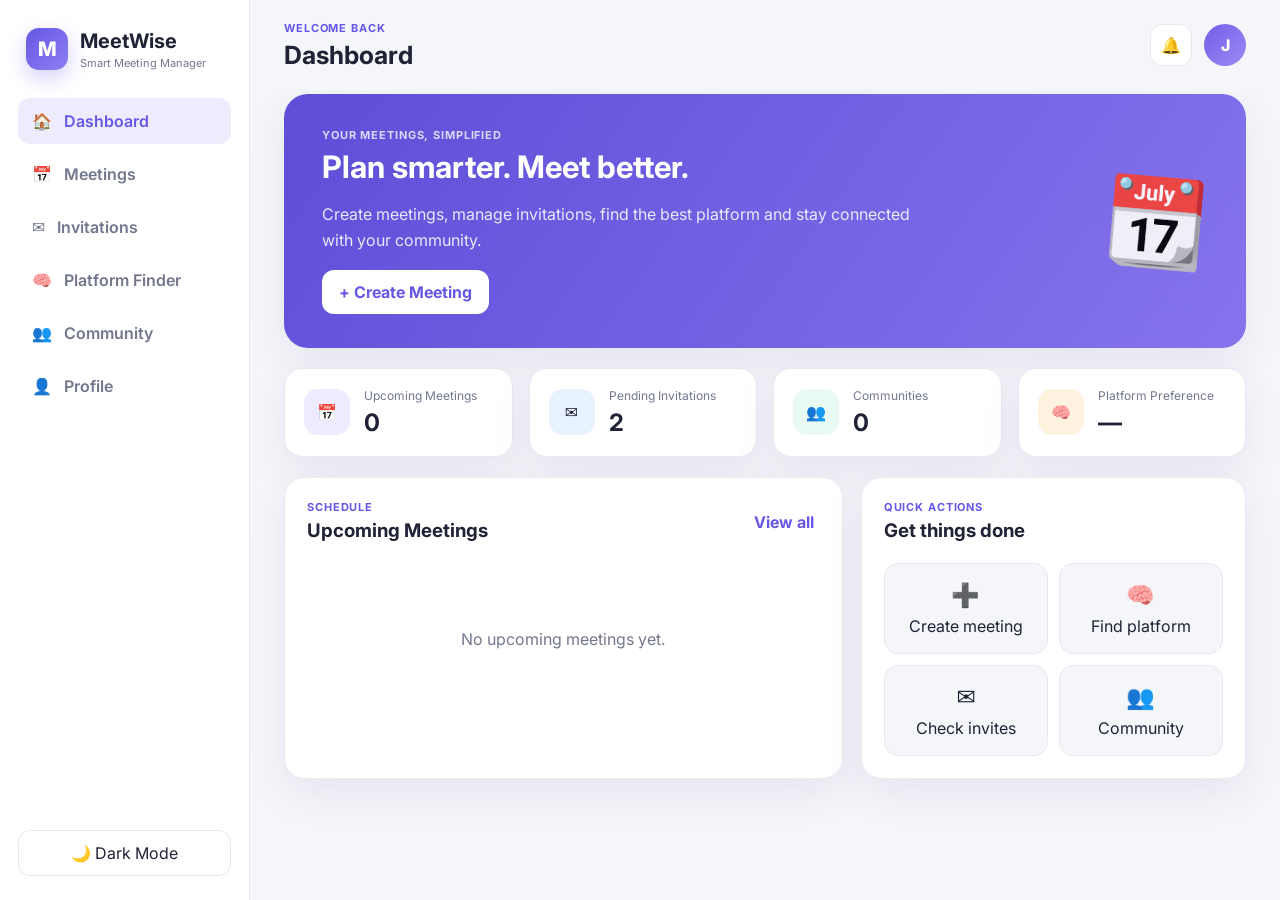
<file: index.html>
<!DOCTYPE html>
<html lang="en">
<head>
  <meta charset="UTF-8">
  <meta name="viewport" content="width=device-width, initial-scale=1.0">
  <title>MeetWise - Smart Meeting Manager</title>
  <link rel="stylesheet" href="style.css">
</head>
<body>
  <aside class="sidebar">
    <div class="brand">
      <div class="brand-icon">M</div>
      <div>
        <h1>MeetWise</h1>
        <p>Smart Meeting Manager</p>
      </div>
    </div>

    <nav>
      <button class="nav-btn active" data-page="dashboard">🏠 <span>Dashboard</span></button>
      <button class="nav-btn" data-page="meetings">📅 <span>Meetings</span></button>
      <button class="nav-btn" data-page="invitations">✉️ <span>Invitations</span></button>
      <button class="nav-btn" data-page="recommend">🧠 <span>Platform Finder</span></button>
      <button class="nav-btn" data-page="community">👥 <span>Community</span></button>
      <button class="nav-btn" data-page="profile">👤 <span>Profile</span></button>
    </nav>

    <div class="sidebar-footer">
      <button id="themeToggle" class="ghost-btn">🌙 Dark Mode</button>
    </div>
  </aside>

  <main class="main">
    <header class="topbar">
      <div>
        <p class="eyebrow">Welcome back</p>
        <h2 id="pageTitle">Dashboard</h2>
      </div>
      <div class="top-actions">
        <button class="icon-btn" id="notificationBtn" title="Notifications">🔔</button>
        <div class="avatar" id="headerAvatar">J</div>
      </div>
    </header>

    <!-- DASHBOARD -->
    <section class="page active" id="dashboard">
      <div class="hero-card">
        <div>
          <p class="eyebrow">Your meetings, simplified</p>
          <h2>Plan smarter. Meet better.</h2>
          <p>Create meetings, manage invitations, find the best platform and stay connected with your community.</p>
          <button class="primary-btn" data-jump="meetings">+ Create Meeting</button>
        </div>
        <div class="hero-illustration">📆</div>
      </div>

      <div class="stats-grid">
        <article class="stat-card">
          <div class="stat-icon purple">📅</div>
          <div><p>Upcoming Meetings</p><h3 id="statMeetings">0</h3></div>
        </article>
        <article class="stat-card">
          <div class="stat-icon blue">✉️</div>
          <div><p>Pending Invitations</p><h3 id="statInvites">0</h3></div>
        </article>
        <article class="stat-card">
          <div class="stat-icon green">👥</div>
          <div><p>Communities</p><h3 id="statCommunities">0</h3></div>
        </article>
        <article class="stat-card">
          <div class="stat-icon orange">🧠</div>
          <div><p>Platform Preference</p><h3 id="statPlatform">—</h3></div>
        </article>
      </div>

      <div class="two-column">
        <section class="panel">
          <div class="panel-heading">
            <div><p class="eyebrow">Schedule</p><h3>Upcoming Meetings</h3></div>
            <button class="text-btn" data-jump="meetings">View all</button>
          </div>
          <div id="dashboardMeetings" class="list-container empty-state">No upcoming meetings yet.</div>
        </section>

        <section class="panel">
          <div class="panel-heading">
            <div><p class="eyebrow">Quick actions</p><h3>Get things done</h3></div>
          </div>
          <div class="quick-grid">
            <button class="quick-action" data-jump="meetings"><span>➕</span>Create meeting</button>
            <button class="quick-action" data-jump="recommend"><span>🧠</span>Find platform</button>
            <button class="quick-action" data-jump="invitations"><span>✉️</span>Check invites</button>
            <button class="quick-action" data-jump="community"><span>👥</span>Community</button>
          </div>
        </section>
      </div>
    </section>

    <!-- MEETINGS -->
    <section class="page" id="meetings">
      <div class="section-bar">
        <div>
          <p class="eyebrow">Meeting management</p>
          <h3>Create & manage meetings</h3>
        </div>
        <button class="primary-btn" id="openMeetingModal">+ New Meeting</button>
      </div>

      <div class="filter-row">
        <input id="meetingSearch" class="search-input" type="search" placeholder="Search meetings...">
        <select id="meetingFilter">
          <option value="all">All meetings</option>
          <option value="upcoming">Upcoming</option>
          <option value="completed">Completed</option>
        </select>
      </div>

      <div id="meetingCards" class="card-grid"></div>
    </section>

    <!-- INVITATIONS -->
    <section class="page" id="invitations">
      <div class="section-bar">
        <div>
          <p class="eyebrow">Meeting responses</p>
          <h3>Your invitations</h3>
        </div>
      </div>

      <div class="tabs">
        <button class="tab active" data-invite-filter="pending">Pending</button>
        <button class="tab" data-invite-filter="accepted">Accepted</button>
        <button class="tab" data-invite-filter="declined">Declined</button>
      </div>

      <div id="invitationList" class="stack-list"></div>
    </section>

    <!-- RECOMMENDER -->
    <section class="page" id="recommend">
      <div class="recommend-layout">
        <div class="panel recommender-panel">
          <p class="eyebrow">Smart recommendation</p>
          <h3>Which meeting platform suits you?</h3>
          <p class="muted">Answer four quick questions and MeetWise will suggest a platform.</p>

          <form id="platformForm" class="questionnaire">
            <label>
              Number of participants
              <select name="participants" required>
                <option value="">Choose...</option>
                <option value="small">2 - 10</option>
                <option value="medium">11 - 50</option>
                <option value="large">51+</option>
              </select>
            </label>

            <label>
              Main purpose
              <select name="purpose" required>
                <option value="">Choose...</option>
                <option value="casual">Casual / student discussion</option>
                <option value="presentation">Presentation / class</option>
                <option value="professional">Professional / formal meeting</option>
              </select>
            </label>

            <label>
              Most important feature
              <select name="feature" required>
                <option value="">Choose...</option>
                <option value="easy">Easy to join</option>
                <option value="recording">Recording</option>
                <option value="collaboration">Collaboration tools</option>
              </select>
            </label>

            <label>
              Expected duration
              <select name="duration" required>
                <option value="">Choose...</option>
                <option value="short">Under 40 minutes</option>
                <option value="medium">40 - 60 minutes</option>
                <option value="long">More than 60 minutes</option>
              </select>
            </label>

            <button class="primary-btn" type="submit">Get Recommendation</button>
          </form>
        </div>

        <div id="recommendationResult" class="recommend-result">
          <div class="result-placeholder">🧠</div>
          <h3>Your recommendation will appear here</h3>
          <p>We compare ease of use, collaboration, participant size and meeting style.</p>
        </div>
      </div>
    </section>

    <!-- COMMUNITY -->
    <section class="page" id="community">
      <div class="section-bar">
        <div>
          <p class="eyebrow">Social space</p>
          <h3>Your communities</h3>
        </div>
        <button class="primary-btn" id="openCommunityModal">+ Create Community</button>
      </div>

      <div class="suggestion-banner">
        <div>
          <p class="eyebrow">Suggested for you</p>
          <h3>Study Circle</h3>
          <p>You frequently meet with the same classmates. Create a community to organize meetings and events together.</p>
        </div>
        <button class="secondary-btn" id="joinSuggested">Join Community</button>
      </div>

      <div id="communityCards" class="card-grid"></div>
    </section>

    <!-- PROFILE -->
    <section class="page" id="profile">
      <div class="profile-layout">
        <section class="panel profile-card">
          <div class="large-avatar" id="profileAvatar">J</div>
          <h3 id="profileDisplayName">Jessa</h3>
          <p class="muted">MeetWise member</p>
          <div class="mini-stats">
            <div><strong id="profileMeetingCount">0</strong><span>Meetings</span></div>
            <div><strong id="profileCommunityCount">0</strong><span>Communities</span></div>
          </div>
        </section>

        <section class="panel">
          <p class="eyebrow">Account</p>
          <h3>Personalize your profile</h3>
          <form id="profileForm" class="profile-form">
            <label>Name<input type="text" name="name" required></label>
            <label>Email<input type="email" name="email" required></label>
            <label>Department<input type="text" name="department" placeholder="Computer Science"></label>
            <label>Preferred platform
              <select name="platform">
                <option value="">No preference</option>
                <option>Google Meet</option>
                <option>Zoom</option>
                <option>Microsoft Teams</option>
              </select>
            </label>
            <label class="check-row"><input type="checkbox" name="notifications"> Enable notifications</label>
            <button class="primary-btn" type="submit">Save Changes</button>
          </form>
        </section>
      </div>
    </section>
  </main>

  <!-- Meeting Modal -->
  <div class="modal-backdrop" id="meetingModal">
    <div class="modal">
      <div class="modal-head">
        <div><p class="eyebrow">Schedule</p><h3 id="meetingModalTitle">Create meeting</h3></div>
        <button class="close-btn" data-close="meetingModal">×</button>
      </div>

      <form id="meetingForm">
        <input type="hidden" name="id">
        <label>Meeting title<input type="text" name="title" placeholder="Project discussion" required></label>
        <div class="form-two">
          <label>Date<input type="date" name="date" required></label>
          <label>Time<input type="time" name="time" required></label>
        </div>
        <div class="form-two">
          <label>Duration
            <select name="duration">
              <option>30 minutes</option>
              <option>45 minutes</option>
              <option>1 hour</option>
              <option>1.5 hours</option>
              <option>2 hours</option>
            </select>
          </label>
          <label>Platform
            <select name="platform">
              <option>Google Meet</option>
              <option>Zoom</option>
              <option>Microsoft Teams</option>
              <option>In person</option>
            </select>
          </label>
        </div>
        <label>Participants (comma separated)<input type="text" name="participants" placeholder="Alex, Maya, Rahul"></label>
        <label>Description<textarea name="description" rows="3" placeholder="What is this meeting about?"></textarea></label>
        <button class="primary-btn full" type="submit">Save Meeting</button>
      </form>
    </div>
  </div>

  <!-- Community Modal -->
  <div class="modal-backdrop" id="communityModal">
    <div class="modal">
      <div class="modal-head">
        <div><p class="eyebrow">Connect</p><h3>Create community</h3></div>
        <button class="close-btn" data-close="communityModal">×</button>
      </div>
      <form id="communityForm">
        <label>Community name<input name="name" type="text" placeholder="Project Team" required></label>
        <label>Description<textarea name="description" rows="3" placeholder="What is this community for?"></textarea></label>
        <label>Next event<input name="event" type="text" placeholder="Friday study session"></label>
        <button class="primary-btn full" type="submit">Create Community</button>
      </form>
    </div>
  </div>

  <div class="toast" id="toast"></div>
  <script src="script.js"></script>
</body>
</html>
</file>
<file: style.css>
@import url('https://fonts.googleapis.com/css2?family=Inter:wght@400;500;600;700;800&display=swap');

:root {
  --primary: #6757e5;
  --primary-dark: #5042c7;
  --bg: #f5f6fa;
  --card: #ffffff;
  --text: #202235;
  --muted: #73778e;
  --border: #e8e9f0;
  --shadow: 0 14px 40px rgba(53, 47, 116, .08);
  --sidebar: #ffffff;
  --success: #2fba7a;
  --danger: #e45b67;
  --warning: #efaa44;
}

body.dark {
  --bg: #11121a;
  --card: #191b26;
  --text: #f4f4f8;
  --muted: #a3a7b8;
  --border: #2b2e3b;
  --sidebar: #151721;
  --shadow: 0 14px 40px rgba(0,0,0,.22);
}

* { box-sizing: border-box; }
html { scroll-behavior: smooth; }
body {
  margin: 0;
  font-family: Inter, system-ui, sans-serif;
  background: var(--bg);
  color: var(--text);
  transition: .25s;
}
button, input, select, textarea { font: inherit; }
button { cursor: pointer; }
input, select, textarea {
  width: 100%;
  border: 1px solid var(--border);
  background: var(--card);
  color: var(--text);
  border-radius: 12px;
  padding: 12px 13px;
  outline: none;
}
input:focus, select:focus, textarea:focus { border-color: var(--primary); box-shadow: 0 0 0 3px rgba(103,87,229,.12); }

.sidebar {
  width: 250px;
  position: fixed;
  inset: 0 auto 0 0;
  background: var(--sidebar);
  border-right: 1px solid var(--border);
  padding: 24px 18px;
  display: flex;
  flex-direction: column;
  z-index: 10;
}
.brand { display: flex; gap: 12px; align-items: center; padding: 4px 8px 28px; }
.brand-icon {
  width: 42px; height: 42px; border-radius: 13px;
  display: grid; place-items: center;
  background: linear-gradient(135deg, var(--primary), #8d7ff3);
  color: #fff; font-weight: 800; font-size: 20px;
  box-shadow: 0 8px 20px rgba(103,87,229,.28);
}
.brand h1 { margin: 0; font-size: 20px; }
.brand p { margin: 3px 0 0; color: var(--muted); font-size: 11px; }
nav { display: grid; gap: 7px; }
.nav-btn {
  border: 0; background: transparent; color: var(--muted);
  padding: 13px 14px; border-radius: 12px; text-align: left;
  display: flex; gap: 12px; align-items: center; font-weight: 600;
}
.nav-btn:hover, .nav-btn.active { background: rgba(103,87,229,.11); color: var(--primary); }
.sidebar-footer { margin-top: auto; }
.ghost-btn {
  width: 100%; padding: 12px; border: 1px solid var(--border);
  background: transparent; color: var(--text); border-radius: 12px;
}

.main { margin-left: 250px; min-height: 100vh; }
.topbar {
  min-height: 90px; padding: 20px 34px;
  display: flex; justify-content: space-between; align-items: center;
  background: var(--bg); position: sticky; top: 0; z-index: 5;
}
.topbar h2 { margin: 2px 0 0; font-size: 25px; }
.eyebrow { margin: 0 0 5px; color: var(--primary); font-weight: 700; text-transform: uppercase; letter-spacing: .08em; font-size: 11px; }
.top-actions { display: flex; gap: 12px; align-items: center; }
.icon-btn { width: 42px; height: 42px; border: 1px solid var(--border); border-radius: 12px; background: var(--card); }
.avatar, .large-avatar {
  display: grid; place-items: center; background: linear-gradient(135deg, #725ee8, #9d8af4);
  color: white; font-weight: 800; border-radius: 50%;
}
.avatar { width: 42px; height: 42px; }
.large-avatar { width: 92px; height: 92px; font-size: 32px; margin: 0 auto 15px; }

.page { display: none; padding: 4px 34px 40px; }
.page.active { display: block; }

.hero-card {
  min-height: 220px;
  background: linear-gradient(125deg, #5e4ed8, #8574ec);
  color: white; border-radius: 24px; padding: 34px 38px;
  display: flex; justify-content: space-between; align-items: center;
  box-shadow: var(--shadow); overflow: hidden;
}
.hero-card h2 { margin: 6px 0 10px; font-size: 31px; }
.hero-card p:not(.eyebrow) { max-width: 620px; color: rgba(255,255,255,.86); line-height: 1.65; }
.hero-card .eyebrow { color: #ded8ff; }
.hero-illustration { font-size: 84px; opacity: .92; transform: rotate(5deg); }
.primary-btn, .secondary-btn, .danger-btn {
  border: 0; border-radius: 12px; padding: 12px 17px; font-weight: 700;
}
.primary-btn { background: var(--primary); color: #fff; }
.hero-card .primary-btn { background: #fff; color: var(--primary); }
.primary-btn:hover { filter: brightness(.96); transform: translateY(-1px); }
.secondary-btn { background: rgba(103,87,229,.12); color: var(--primary); }
.danger-btn { background: rgba(228,91,103,.12); color: var(--danger); }
.full { width: 100%; }

.stats-grid { display: grid; grid-template-columns: repeat(4, 1fr); gap: 16px; margin: 20px 0; }
.stat-card {
  background: var(--card); border: 1px solid var(--border); border-radius: 18px;
  padding: 19px; display: flex; align-items: center; gap: 14px; box-shadow: var(--shadow);
}
.stat-card p { margin: 0 0 5px; color: var(--muted); font-size: 12px; }
.stat-card h3 { margin: 0; font-size: 24px; }
.stat-icon { width: 46px; height: 46px; border-radius: 14px; display: grid; place-items: center; }
.purple { background: #eeeaff; } .blue { background: #e8f2ff; }
.green { background: #e8faF2; } .orange { background: #fff2df; }

.two-column { display: grid; grid-template-columns: 1.45fr 1fr; gap: 18px; }
.panel {
  background: var(--card); border: 1px solid var(--border); border-radius: 20px;
  padding: 22px; box-shadow: var(--shadow);
}
.panel-heading, .section-bar {
  display: flex; justify-content: space-between; align-items: center; gap: 15px;
}
.panel h3, .section-bar h3 { margin: 3px 0; }
.text-btn { border: 0; background: transparent; color: var(--primary); font-weight: 700; }
.quick-grid { display: grid; grid-template-columns: 1fr 1fr; gap: 11px; margin-top: 18px; }
.quick-action {
  border: 1px solid var(--border); background: var(--bg); color: var(--text);
  border-radius: 14px; padding: 17px 10px; display: grid; gap: 7px;
}
.quick-action span { font-size: 23px; }
.quick-action:hover { border-color: var(--primary); }
.list-container { min-height: 160px; margin-top: 14px; }
.empty-state { color: var(--muted); display: grid; place-items: center; }

.section-bar { margin-bottom: 20px; }
.filter-row { display: grid; grid-template-columns: 1fr 200px; gap: 12px; margin-bottom: 18px; }
.card-grid { display: grid; grid-template-columns: repeat(3, 1fr); gap: 16px; }
.meeting-card, .community-card, .invite-card {
  background: var(--card); border: 1px solid var(--border); border-radius: 18px;
  padding: 19px; box-shadow: var(--shadow);
}
.meeting-card h3, .community-card h3, .invite-card h3 { margin: 8px 0; }
.muted { color: var(--muted); line-height: 1.55; }
.badge {
  display: inline-flex; align-items: center; padding: 6px 9px; border-radius: 20px;
  font-size: 11px; font-weight: 700; background: rgba(103,87,229,.10); color: var(--primary);
}
.badge.success { background: rgba(47,186,122,.11); color: var(--success); }
.badge.danger { background: rgba(228,91,103,.10); color: var(--danger); }
.meta { display: grid; gap: 8px; margin: 15px 0; color: var(--muted); font-size: 13px; }
.card-actions { display: flex; gap: 8px; flex-wrap: wrap; margin-top: 15px; }

.tabs { display: flex; gap: 8px; margin-bottom: 18px; }
.tab {
  padding: 9px 15px; border-radius: 20px; border: 1px solid var(--border);
  background: var(--card); color: var(--muted); font-weight: 700;
}
.tab.active { background: var(--primary); color: white; border-color: var(--primary); }
.stack-list { display: grid; gap: 13px; }
.invite-card { display: flex; justify-content: space-between; gap: 20px; align-items: center; }

.recommend-layout { display: grid; grid-template-columns: 1.1fr .9fr; gap: 20px; }
.questionnaire, .profile-form, #meetingForm, #communityForm { display: grid; gap: 14px; margin-top: 20px; }
label { display: grid; gap: 7px; font-weight: 600; font-size: 13px; }
.form-two { display: grid; grid-template-columns: 1fr 1fr; gap: 12px; }
.recommend-result {
  min-height: 470px; border-radius: 20px; padding: 30px;
  background: linear-gradient(145deg, rgba(103,87,229,.14), rgba(103,87,229,.04));
  border: 1px solid rgba(103,87,229,.20);
  display: flex; flex-direction: column; justify-content: center; align-items: center;
  text-align: center;
}
.result-placeholder { font-size: 60px; }
.platform-logo { font-size: 68px; margin-bottom: 10px; }
.score-row { width: 100%; display: grid; gap: 8px; margin: 18px 0; text-align: left; }
.score-track { height: 8px; border-radius: 10px; background: var(--border); overflow: hidden; }
.score-fill { height: 100%; background: var(--primary); border-radius: 10px; }

.suggestion-banner {
  background: linear-gradient(125deg, rgba(103,87,229,.14), rgba(103,87,229,.05));
  border: 1px solid rgba(103,87,229,.18);
  border-radius: 20px; padding: 22px; margin-bottom: 20px;
  display: flex; justify-content: space-between; gap: 20px; align-items: center;
}
.suggestion-banner h3 { margin: 4px 0; }
.suggestion-banner p:not(.eyebrow) { color: var(--muted); max-width: 720px; margin-bottom: 0; }

.profile-layout { display: grid; grid-template-columns: .75fr 1.5fr; gap: 20px; }
.profile-card { text-align: center; padding-top: 35px; }
.profile-card h3 { margin-bottom: 4px; }
.mini-stats { display: grid; grid-template-columns: 1fr 1fr; margin-top: 25px; border-top: 1px solid var(--border); padding-top: 20px; }
.mini-stats div { display: grid; gap: 4px; }
.mini-stats strong { font-size: 22px; }
.mini-stats span { color: var(--muted); font-size: 12px; }
.check-row { display: flex; align-items: center; gap: 9px; }
.check-row input { width: auto; }

.modal-backdrop {
  position: fixed; inset: 0; background: rgba(16,17,25,.55);
  display: none; align-items: center; justify-content: center; z-index: 50; padding: 20px;
}
.modal-backdrop.open { display: flex; }
.modal {
  width: min(620px, 100%); max-height: 92vh; overflow-y: auto;
  background: var(--card); color: var(--text); border-radius: 22px; padding: 24px;
  box-shadow: 0 20px 70px rgba(0,0,0,.25);
}
.modal-head { display: flex; align-items: center; justify-content: space-between; }
.close-btn { border: 0; background: transparent; color: var(--muted); font-size: 29px; }

.toast {
  position: fixed; right: 22px; bottom: 22px;
  background: #222537; color: #fff; padding: 13px 16px;
  border-radius: 12px; opacity: 0; transform: translateY(15px);
  pointer-events: none; transition: .25s; z-index: 100;
}
.toast.show { opacity: 1; transform: translateY(0); }

.mini-meeting {
  display: flex; justify-content: space-between; align-items: center;
  border-bottom: 1px solid var(--border); padding: 12px 4px;
}
.mini-meeting:last-child { border-bottom: 0; }
.mini-meeting h4 { margin: 0 0 4px; font-size: 14px; }
.mini-meeting p { margin: 0; color: var(--muted); font-size: 12px; }

@media (max-width: 1050px) {
  .stats-grid { grid-template-columns: 1fr 1fr; }
  .card-grid { grid-template-columns: 1fr 1fr; }
  .two-column, .recommend-layout { grid-template-columns: 1fr; }
}
@media (max-width: 760px) {
  .sidebar { width: 78px; padding: 18px 10px; }
  .brand div:not(.brand-icon), .nav-btn span, .sidebar-footer { display: none; }
  .brand { justify-content: center; padding-bottom: 24px; }
  .nav-btn { justify-content: center; font-size: 18px; }
  .main { margin-left: 78px; }
  .topbar, .page { padding-left: 18px; padding-right: 18px; }
  .hero-card { padding: 25px; }
  .hero-illustration { display: none; }
  .stats-grid, .card-grid, .profile-layout { grid-template-columns: 1fr; }
  .filter-row, .form-two { grid-template-columns: 1fr; }
  .invite-card, .suggestion-banner { align-items: flex-start; flex-direction: column; }
}
</file>
